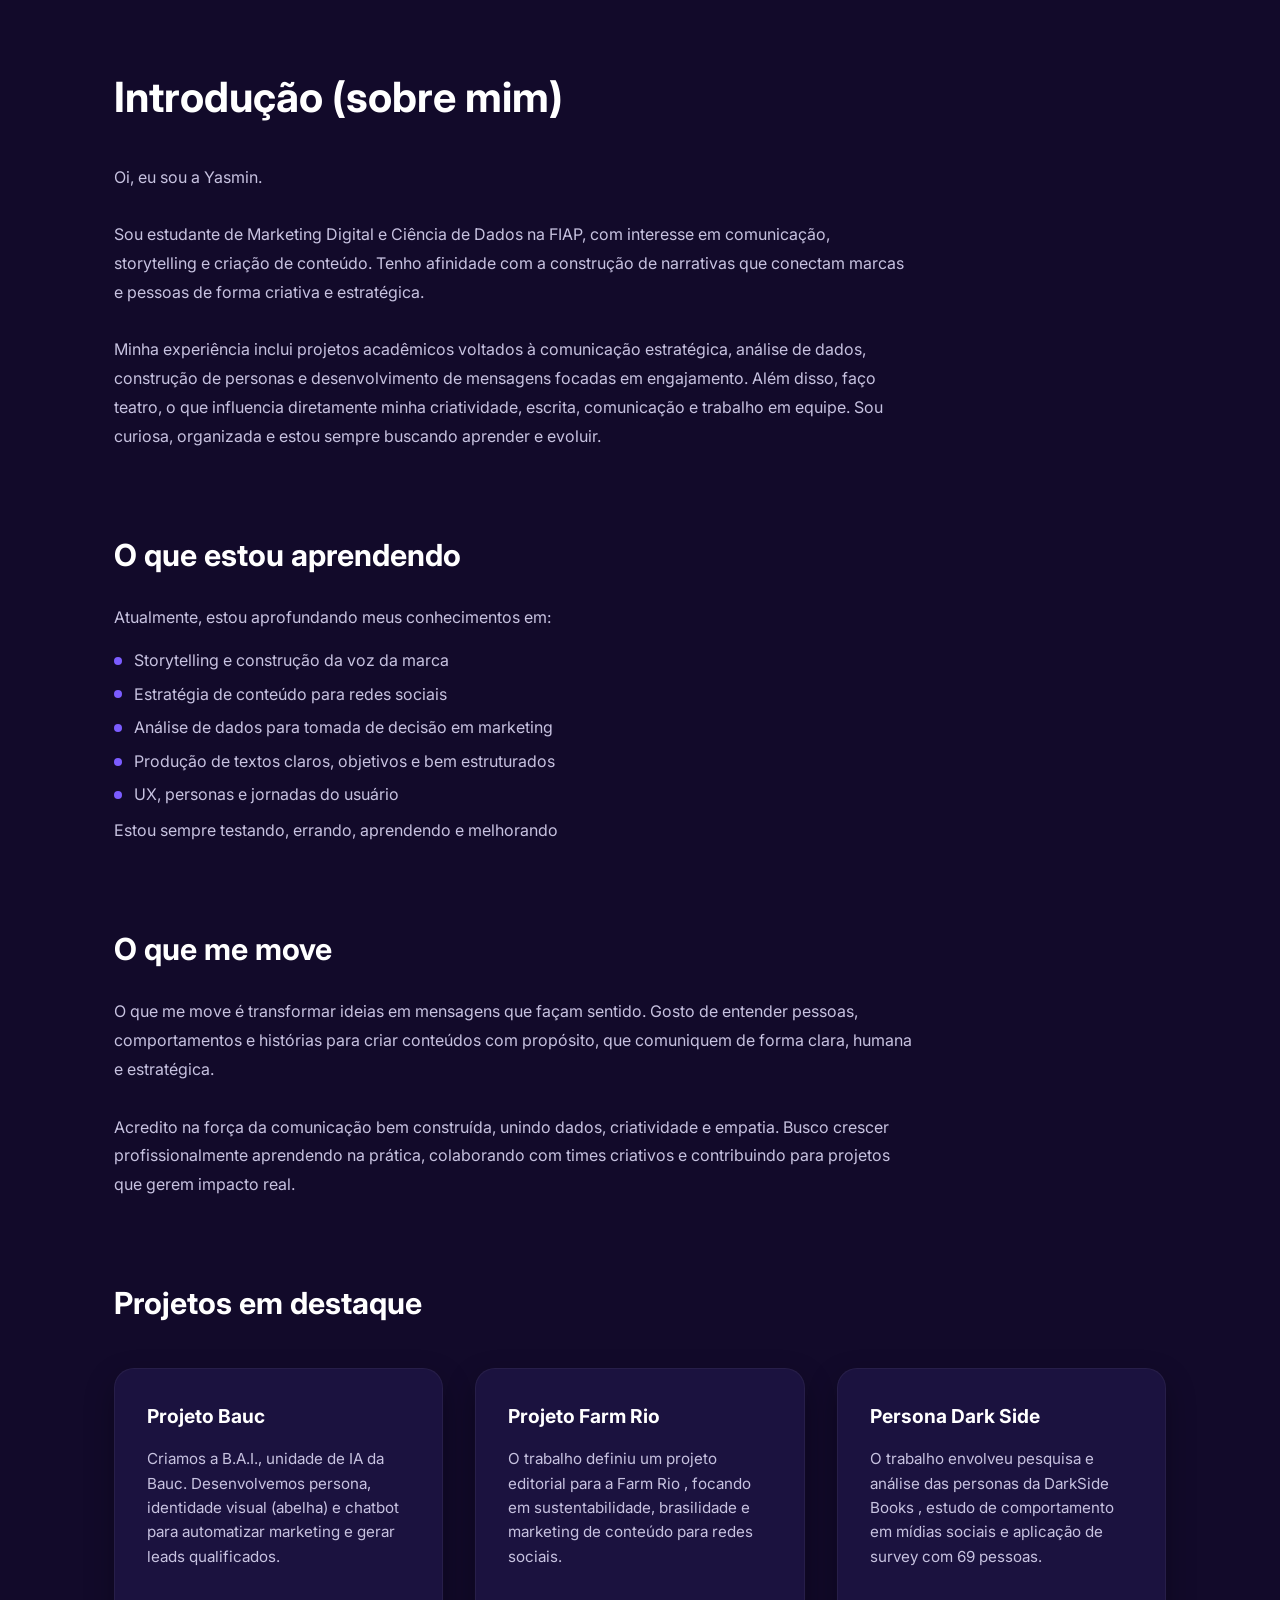
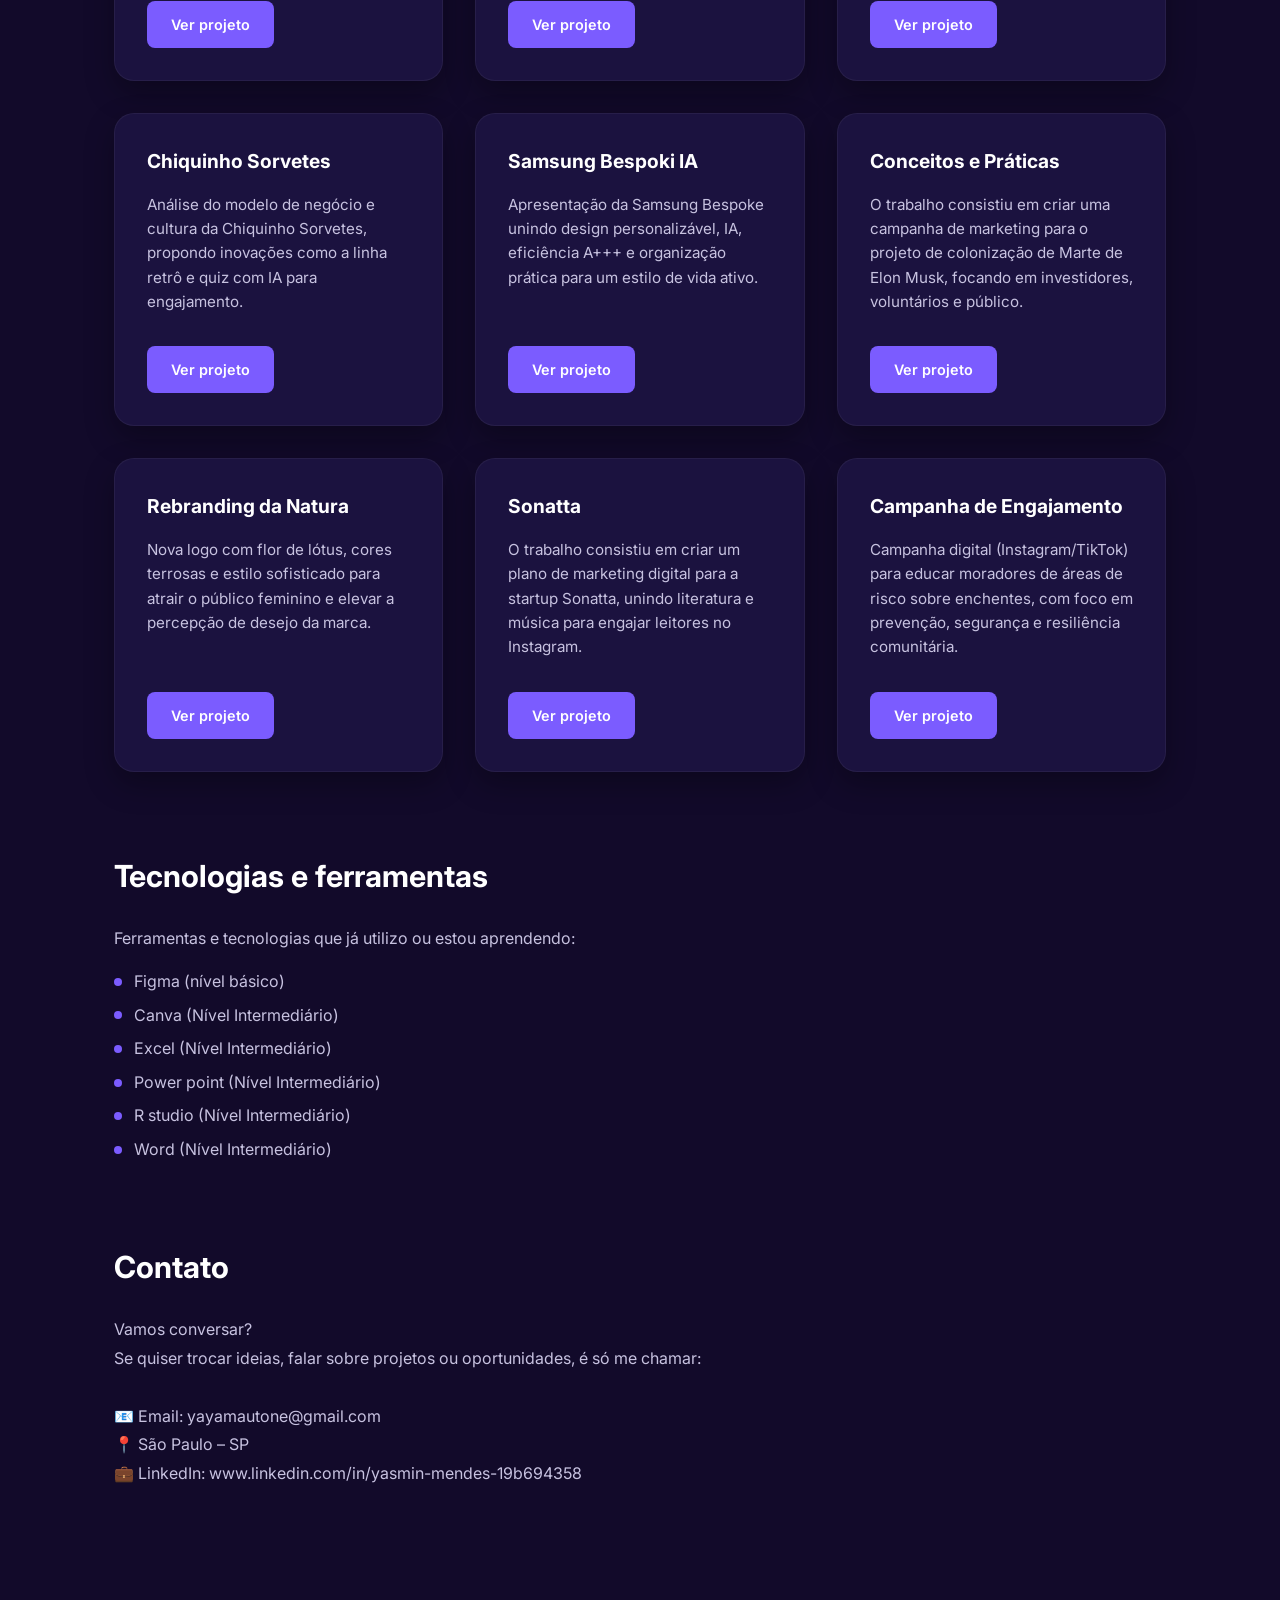
<file: index.html>
<!DOCTYPE html>
<html lang="pt-BR">
<head>
  <meta charset="UTF-8" />
  <meta name="viewport" content="width=device-width, initial-scale=1.0" />
  <title>Portfólio | Yasmin Mendes Mautone</title>

  <!-- CSS conectado -->
  <link rel="stylesheet" href="style.css">
</head>
<body>

  <main class="container">

    <!-- INTRODUÇÃO -->
    <section>
      <h1>Introdução (sobre mim)</h1>

      <p>
        Oi, eu sou a Yasmin.<br><br>
        Sou estudante de Marketing Digital e Ciência de Dados na FIAP, com interesse em comunicação, storytelling e criação de conteúdo. Tenho afinidade com a construção de narrativas que conectam marcas e pessoas de forma criativa e estratégica.
        <br><br>
        Minha experiência inclui projetos acadêmicos voltados à comunicação estratégica, análise de dados, construção de personas e desenvolvimento de mensagens focadas em engajamento. Além disso, faço teatro, o que influencia diretamente minha criatividade, escrita, comunicação e trabalho em equipe. Sou curiosa, organizada e estou sempre buscando aprender e evoluir.
      </p>
    </section>

    <!-- O QUE ESTOU APRENDENDO -->
    <section>
      <h2>O que estou aprendendo</h2>

      <p>Atualmente, estou aprofundando meus conhecimentos em:</p>

      <ul>
        <li>Storytelling e construção da voz da marca</li>
        <li>Estratégia de conteúdo para redes sociais</li>
        <li>Análise de dados para tomada de decisão em marketing</li>
        <li>Produção de textos claros, objetivos e bem estruturados</li>
        <li>UX, personas e jornadas do usuário</li>
      </ul>

      <p>Estou sempre testando, errando, aprendendo e melhorando</p>
    </section>

    <!-- O QUE ME MOVE -->
    <section>
      <h2>O que me move</h2>

      <p>
        O que me move é transformar ideias em mensagens que façam sentido. Gosto de entender pessoas, comportamentos e histórias para criar conteúdos com propósito, que comuniquem de forma clara, humana e estratégica.
        <br><br>
        Acredito na força da comunicação bem construída, unindo dados, criatividade e empatia. Busco crescer profissionalmente aprendendo na prática, colaborando com times criativos e contribuindo para projetos que gerem impacto real.
      </p>
    </section>

    <!-- PROJETOS -->
    <section>
      <h2>Projetos em destaque</h2>

      <div class="projects-grid">

        <div class="project-card">
          <h3>Projeto Bauc</h3>
          <p>Criamos a B.A.I., unidade de IA da Bauc. Desenvolvemos persona, identidade visual (abelha) e chatbot para automatizar marketing e gerar leads qualificados.</p>
          <a href="https://www.canva.com/design/DAHAl78jIHo/WmuvA-H6o6teyDylSpUNbg/edit?utm_content=DAHAl78jIHo&utm_campaign=designshare&utm_medium=link2&utm_source=sharebutton" target="_blank">Ver projeto</a>
        </div>

        <div class="project-card">
          <h3>Projeto Farm Rio</h3>
          <p>O trabalho definiu um projeto editorial para a Farm Rio , focando em sustentabilidade, brasilidade e marketing de conteúdo para redes sociais.</p>
          <a href="https://www.canva.com/design/DAHAl7r8AJY/KRZpj-SCwrNHTSUVN_8ICw/edit?utm_content=DAHAl7r8AJY&utm_campaign=designshare&utm_medium=link2&utm_source=sharebutton" target="_blank">Ver projeto</a>
        </div>

        <div class="project-card">
          <h3>Persona Dark Side</h3>
          <p>O trabalho envolveu pesquisa e análise das personas da DarkSide Books , estudo de comportamento em mídias sociais e aplicação de survey com 69 pessoas.</p>
          <a href="https://www.canva.com/design/DAHAl5uLdKY/gXr1xGbW9c0se8Ei_QAReA/edit?utm_content=DAHAl5uLdKY&utm_campaign=designshare&utm_medium=link2&utm_source=sharebutton" target="_blank">Ver projeto</a>
        </div>

        <div class="project-card">
          <h3>Chiquinho Sorvetes</h3>
          <p>Análise do modelo de negócio e cultura da Chiquinho Sorvetes, propondo inovações como a linha retrô e quiz com IA para engajamento.</p>
          <a href="https://www.canva.com/design/DAHAl5UORvY/6CcjO_uFt7EptvgZADMuYA/edit?utm_content=DAHAl5UORvY&utm_campaign=designshare&utm_medium=link2&utm_source=sharebutton" target="_blank">Ver projeto</a>
        </div>

        <div class="project-card">
          <h3>Samsung Bespoki IA</h3>
          <p>Apresentação da Samsung Bespoke unindo design personalizável, IA, eficiência A+++ e organização prática para um estilo de vida ativo.</p>
          <a href="https://www.canva.com/design/DAHAl0D1HWo/8pg4E2em4VU0pKxPVWRtaQ/edit?utm_content=DAHAl0D1HWo&utm_campaign=designshare&utm_medium=link2&utm_source=sharebutton" target="_blank">Ver projeto</a>
        </div>

        <div class="project-card">
          <h3>Conceitos e Práticas</h3>
          <p>O trabalho consistiu em criar uma campanha de marketing para o projeto de colonização de Marte de Elon Musk, focando em investidores, voluntários e público.</p>
          <a href="https://www.canva.com/design/DAHAl5bUSYA/RwrLoFfvmQHrtyt3xwzm_g/edit?utm_content=DAHAl5bUSYA&utm_campaign=designshare&utm_medium=link2&utm_source=sharebutton" target="_blank">Ver projeto</a>
        </div>

        <div class="project-card">
          <h3>Rebranding da Natura</h3>
          <p>Nova logo com flor de lótus, cores terrosas e estilo sofisticado para atrair o público feminino e elevar a percepção de desejo da marca.</p>
          <a href="https://www.canva.com/design/DAGpTbaqBcs/2lVbIkfCAaw_IGLiVkVKGg/edit?utm_content=DAGpTbaqBcs&utm_campaign=designshare&utm_medium=link2&utm_source=sharebutton" target="_blank">Ver projeto</a>
        </div>

        <div class="project-card">
          <h3>Sonatta</h3>
          <p>O trabalho consistiu em criar um plano de marketing digital para a startup Sonatta, unindo literatura e música para engajar leitores no Instagram.</p>
          <a href="https://www.canva.com/design/DAGpTbaqBcs/2lVbIkfCAaw_IGLiVkVKGg/edit?utm_content=DAGpTbaqBcs&utm_campaign=designshare&utm_medium=link2&utm_source=sharebutton" target="_blank">Ver projeto</a>
        </div>

        <div class="project-card">
          <h3>Campanha de Engajamento</h3>
          <p>Campanha digital (Instagram/TikTok) para educar moradores de áreas de risco sobre enchentes, com foco em prevenção, segurança e resiliência comunitária.</p>
          <a href="https://www.canva.com/design/DAGpTdMGKdg/ofFQA6I7YW_EXcnwZVWoWg/edit?utm_content=DAGpTdMGKdg&utm_campaign=designshare&utm_medium=link2&utm_source=sharebutton" target="_blank">Ver projeto</a>
        </div>

      </div>
    </section>

    <!-- TECNOLOGIAS -->
    <section>
      <h2>Tecnologias e ferramentas</h2>

      <p>Ferramentas e tecnologias que já utilizo ou estou aprendendo:</p>

      <ul>
        <li>Figma (nível básico)</li>
        <li>Canva (Nível Intermediário)</li>
        <li>Excel (Nível Intermediário)</li>
        <li>Power point (Nível Intermediário)</li>
        <li>R studio (Nível Intermediário)</li>
        <li>Word (Nível Intermediário)</li>
      </ul>
    </section>

    <!-- CONTATO -->
    <section>
      <h2>Contato</h2>

      <p>
        Vamos conversar?<br>
        Se quiser trocar ideias, falar sobre projetos ou oportunidades, é só me chamar:
        <br><br>
        📧 Email: yayamautone@gmail.com<br>
        📍 São Paulo – SP<br>
        💼 LinkedIn: www.linkedin.com/in/yasmin-mendes-19b694358
      </p>
    </section>

  </main>

</body>
</html>
</file>
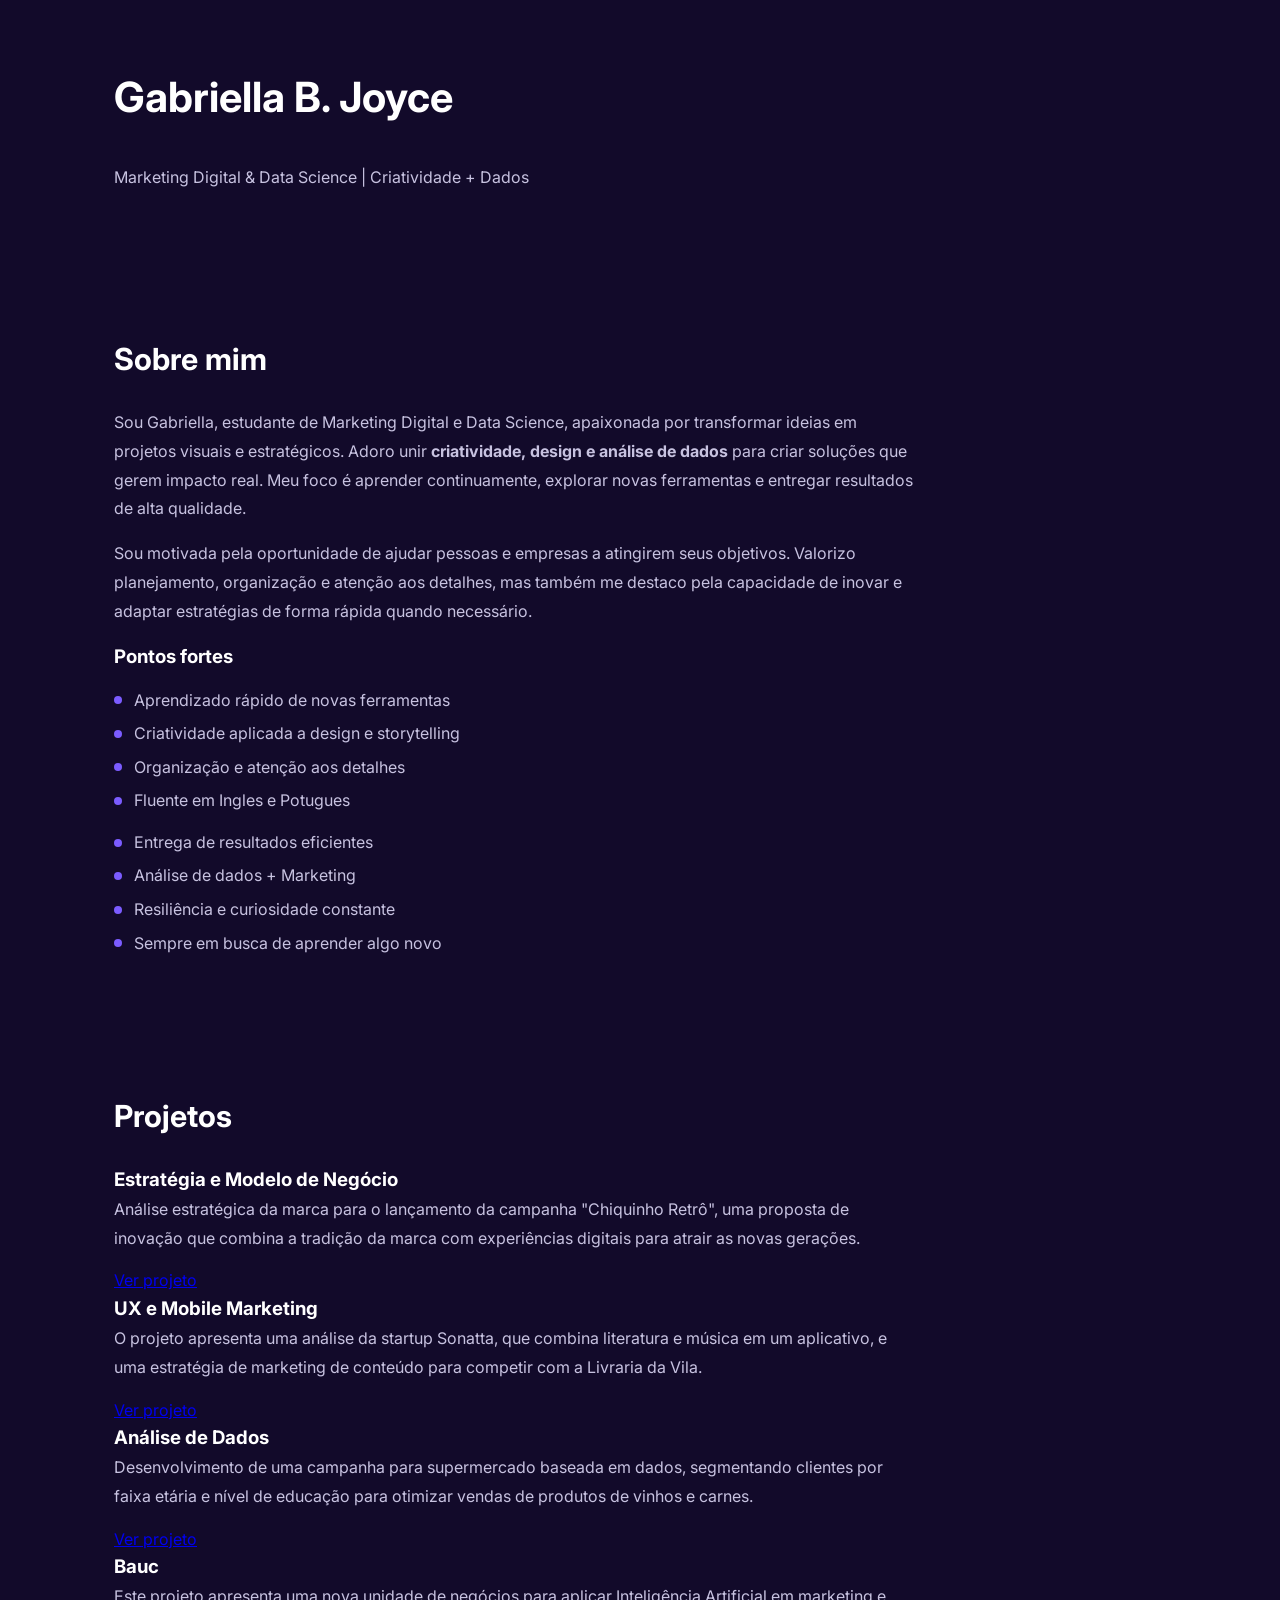
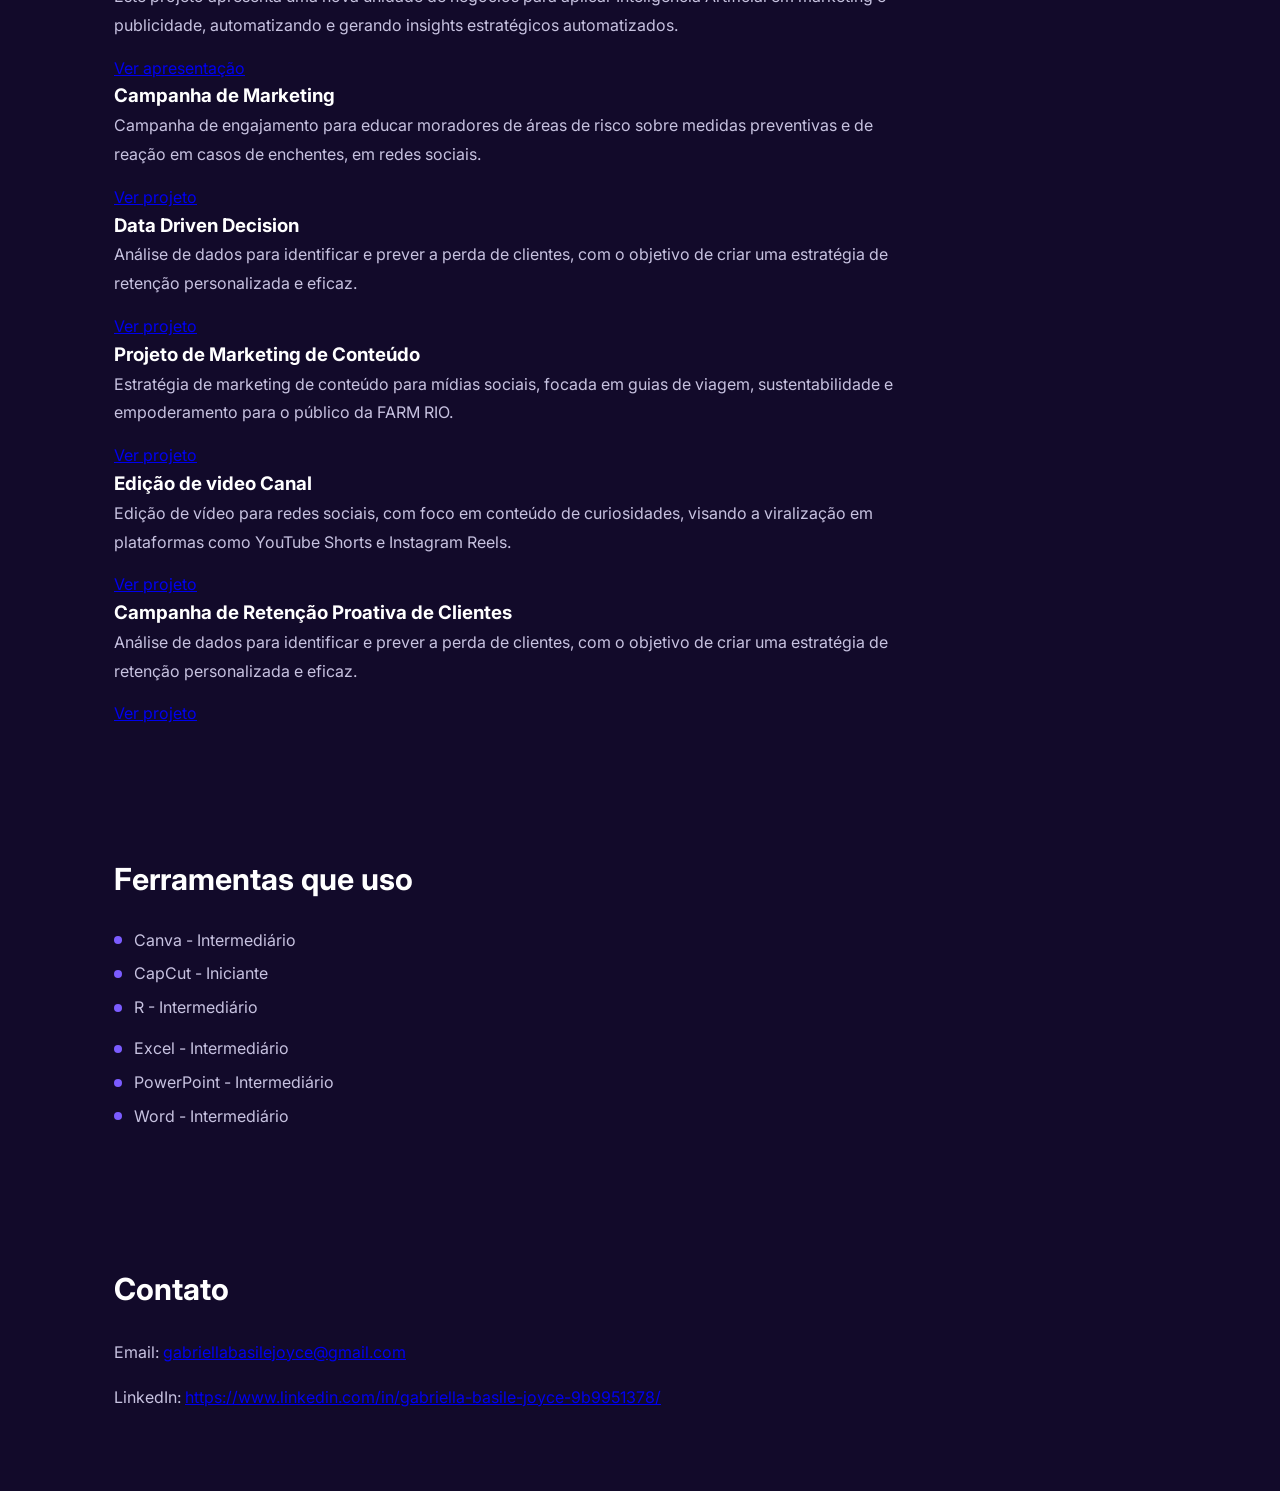
<file: Portifolio.html>
<!DOCTYPE html>
<html lang="pt-BR">
<head>
  <meta charset="UTF-8">
  <meta name="viewport" content="width=device-width, initial-scale=1.0">
  <title>Portfólio Gabriella B. Joyce </title>
  <link href="https://fonts.googleapis.com/css2?family=Inter:wght@400;600;700&display=swap" rel="stylesheet">
  <link rel="stylesheet" href="style.css">
</head>
<body>
  <!-- Header -->
  <header>
    <div class="container">
      <h1>Gabriella B. Joyce</h1>
      <p>Marketing Digital & Data Science | Criatividade + Dados</p>
    </div>
  </header>

  <!-- Sobre mim -->
  <section id="sobre" class="container section-white">
    <h2>Sobre mim</h2>
    <p>Sou Gabriella, estudante de Marketing Digital e Data Science, apaixonada por transformar ideias em projetos visuais e estratégicos. Adoro unir <strong>criatividade, design e análise de dados</strong> para criar soluções que gerem impacto real. Meu foco é aprender continuamente, explorar novas ferramentas e entregar resultados de alta qualidade.</p>

    <p>Sou motivada pela oportunidade de ajudar pessoas e empresas a atingirem seus objetivos. Valorizo planejamento, organização e atenção aos detalhes, mas também me destaco pela capacidade de inovar e adaptar estratégias de forma rápida quando necessário.</p>

    <h3>Pontos fortes</h3>
    <div class="grid-colunas">
      <div class="coluna">
        <ul>
          <li>Aprendizado rápido de novas ferramentas</li>
          <li>Criatividade aplicada a design e storytelling</li>
          <li>Organização e atenção aos detalhes</li>
          <li>Fluente em Ingles e Potugues</li>
        </ul>
      </div>
      <div class="coluna">
        <ul>
          <li>Entrega de resultados eficientes</li>
          <li>Análise de dados + Marketing</li>
          <li>Resiliência e curiosidade constante</li>
          <li>Sempre em busca de aprender algo novo</li>
        </ul>
      </div>
    </div>
  </section>

  <!-- Projetos -->
  <section id="projetos" class="container section-gray">
    <h2>Projetos</h2>
    <div class="grid-projetos">
      <div class="card-projeto">
        <h3>Estratégia e Modelo de Negócio</h3>
        <p>Análise estratégica da marca para o lançamento da campanha "Chiquinho Retrô", uma proposta de inovação que combina a tradição da marca com experiências digitais para atrair as novas gerações.  </p>
        <a href="https://www.canva.com/design/DAGxvQXdK7Y/R09zctY70OTPbMxhDXKNTQ/view" target="_blank">Ver projeto</a>
      </div>
      <div class="card-projeto">
        <h3>UX e Mobile Marketing</h3>
        <p>O projeto apresenta uma análise da startup Sonatta, que combina literatura e música em um aplicativo, e uma estratégia de marketing de conteúdo para competir com a Livraria da Vila.                                   </p>
        <a href="https://www.canva.com/design/DAGxvvCw29A/8cie6xlXpmxjp4569PAhxw/view" target="_blank">Ver projeto</a>
      </div>
      <div class="card-projeto">
        <h3>Análise de Dados</h3>
        <p>Desenvolvimento de uma campanha para supermercado baseada em dados, segmentando clientes por faixa etária e nível de educação para otimizar vendas de produtos de vinhos e carnes.</p>
        <a href="https://www.canva.com/design/DAGxvuWGZU8/68FfvU4WwLaUnudnaLmbvA/view">Ver projeto</a>
      </div>
      <div class="card-projeto">
        <h3>Bauc</h3>
        <p>Este projeto apresenta uma nova unidade de negócios para aplicar Inteligência Artificial em marketing e publicidade, automatizando e gerando insights estratégicos automatizados.</p>
        <a href="https://www.canva.com/design/DAGxwcUTAhc/jgCuLGGiraZ4jbSQ_7K6Wg/view" target="_blank">Ver apresentação</a>
      </div>
      <div class="card-projeto">
        <h3>Campanha de Marketing</h3>
        <p>Campanha de engajamento para educar moradores de áreas de risco sobre medidas preventivas e de reação em casos de enchentes, em redes sociais.                                               </p>
        <a href="https://www.canva.com/design/DAGxwR27Kew/uZy1oQ5gNAg7AWEhbNPnNw/edit" target="_blank">Ver projeto</a>
      </div>
      <div class="card-projeto">
        <h3>Data Driven Decision</h3>
        <p>Análise de dados para identificar e prever a perda de clientes, com o objetivo de criar uma estratégia de retenção personalizada e eficaz.                                                                 </p>
        <a href="https://docs.google.com/spreadsheets/d/1SijVTTu8a-pdrVIZnvgNnYG_kUccgJYeBGB-l1QYfWs/view?gid=0#gid=0" target="_blank">Ver projeto</a>
      </div>
      <div class="card-projeto">
        <h3>Projeto de Marketing de Conteúdo </h3>
        <p>Estratégia de marketing de conteúdo para mídias sociais, focada em guias de viagem, sustentabilidade e empoderamento para o público da FARM RIO.  </p>
        <a href="https://www.youtube.com/@Miningthoughts/shorts" target="_blank">Ver projeto</a>
      </div>
      <div class="card-projeto">
        <h3>Edição de video Canal </h3>
        <p>Edição de vídeo para redes sociais, com foco em conteúdo de curiosidades, visando a viralização em plataformas como YouTube Shorts e Instagram Reels.                           </p>
        <a href="https://www.youtube.com/@ViajanteemVozAlta/shorts" target="_blank">Ver projeto</a>
      </div>
      <div class="card-projeto">
        <h3>Campanha de Retenção Proativa de Clientes</h3>
        <p>Análise de dados para identificar e prever a perda de clientes, com o objetivo de criar uma estratégia de retenção personalizada e eficaz. </p>
        <a href="https://docs.google.com/document/d/1H5AYnhlP0d95Od2k_KJGBWBiB1_fmLsGI-blqDWsx5o/view?usp=sharing" target="_blank">Ver projeto</a>
      </div>
    </div>
  </section>

  <!-- Ferramentas -->
  <section id="ferramentas" class="container section-white">
    <h2>Ferramentas que uso</h2>
    <div class="grid-colunas">
      <div class="coluna">
        <ul>
          <li>Canva - Intermediário</li>
          <li>CapCut - Iniciante</li>
          <li>R - Intermediário </li>
        </ul>
      </div>
      <div class="coluna">
        <ul>
          <li>Excel - Intermediário</li>
          <li>PowerPoint - Intermediário</li>
          <li>Word - Intermediário</li>
        </ul>
      </div>
    </div>
  </section>

  <!-- Contato -->
  <section id="contato" class="container section-gray">
    <h2>Contato</h2>
    <p>Email: <a href="mailto:seuemail@gmail.com">gabriellabasilejoyce@gmail.com</a></p>
    <p>LinkedIn: <a href="https://linkedin.com/in/seulinkedin/">https://www.linkedin.com/in/gabriella-basile-joyce-9b9951378/</a></p>
  </section>
</body>
</html>
</file>
<file: style.css>
@import url('https://fonts.googleapis.com/css2?family=Inter:wght@400;500;600;700&display=swap');

:root {
  --bg: #120a2a;      
  --card: #1b123f;    
  --primary: #7b5cff; 
  --text: #ffffff;    
  --muted: #c7c2e0;   
}

* {
  margin: 0;
  padding: 0;
  box-sizing: border-box;
}

body {
  font-family: 'Inter', sans-serif;
  background-color: var(--bg); 
  color: var(--text);
  line-height: 1.6; 
}

.container {
  max-width: 1100px;
  margin: 0 auto;
  padding: 64px 24px;
  text-align: left;
}

section {
  margin-bottom: 80px;
}

h1 {
  font-size: 2.6rem;
  margin-bottom: 32px;
  color: var(--text);
}

h2 {
  font-size: 1.9rem;
  margin-bottom: 24px;
  color: var(--text);
}

p {
  color: var(--muted);
  max-width: 800px;
  margin: 0 0 16px 0;
  line-height: 1.8;
}

ul {
  list-style: none;
  margin-top: 16px;
}

ul li {
  color: var(--muted);
  margin-bottom: 8px;
  display: flex; 
  align-items: center;
}

ul li::before {
    content: "";
    display: inline-block;
    width: 8px;
    height: 8px;
    border-radius: 50%;
    background-color: var(--primary);
    margin-right: 12px;
}


.projects-grid {
  display: grid;
  grid-template-columns: repeat(auto-fit, minmax(280px, 1fr)); 
  gap: 32px; 
  margin-top: 40px;
}

.project-card {
  background-color: var(--card); 
  border-radius: 20px;
  padding: 32px; 
  
  display: flex;
  flex-direction: column;
  justify-content: flex-start; 
  
  text-align: left;
  box-shadow: 0 12px 30px rgba(0,0,0,0.3);
  transition: transform 0.2s ease, box-shadow 0.2s ease, border-color 0.2s ease;
  
  border: 1px solid rgba(255, 255, 255, 0.05); 
}

.project-card:hover {
  transform: translateY(-6px);
  box-shadow: 0 16px 40px rgba(123, 92, 255, 0.15); 
  border-color: var(--primary);
}

.project-card h3 {
  font-size: 1.2rem;
  margin-bottom: 16px;
  color: var(--text);
}

.project-card p {
  font-size: 0.95rem;
  line-height: 1.6;
  color: var(--muted);
  margin-bottom: 32px;
  
  flex: 1; 
}

.project-card a {
  align-self: flex-start; 
  background-color: var(--primary); 
  color: #fff;
  text-decoration: none;
  padding: 12px 24px; 
  border-radius: 8px; 
  font-size: 0.9rem;
  font-weight: 600;
  transition: all 0.2s ease;
}

.project-card a:hover {
  background-color: #684ae6; 
  transform: translateY(-2px);
}

@media (max-width: 768px) {
  .container {
    padding: 40px 20px; 
  }
  
  h1 {
    font-size: 2.2rem;
  }

  @media (max-width: 480px) {
      .projects-grid {
          grid-template-columns: 1fr;
      }
  }
}
</file>
